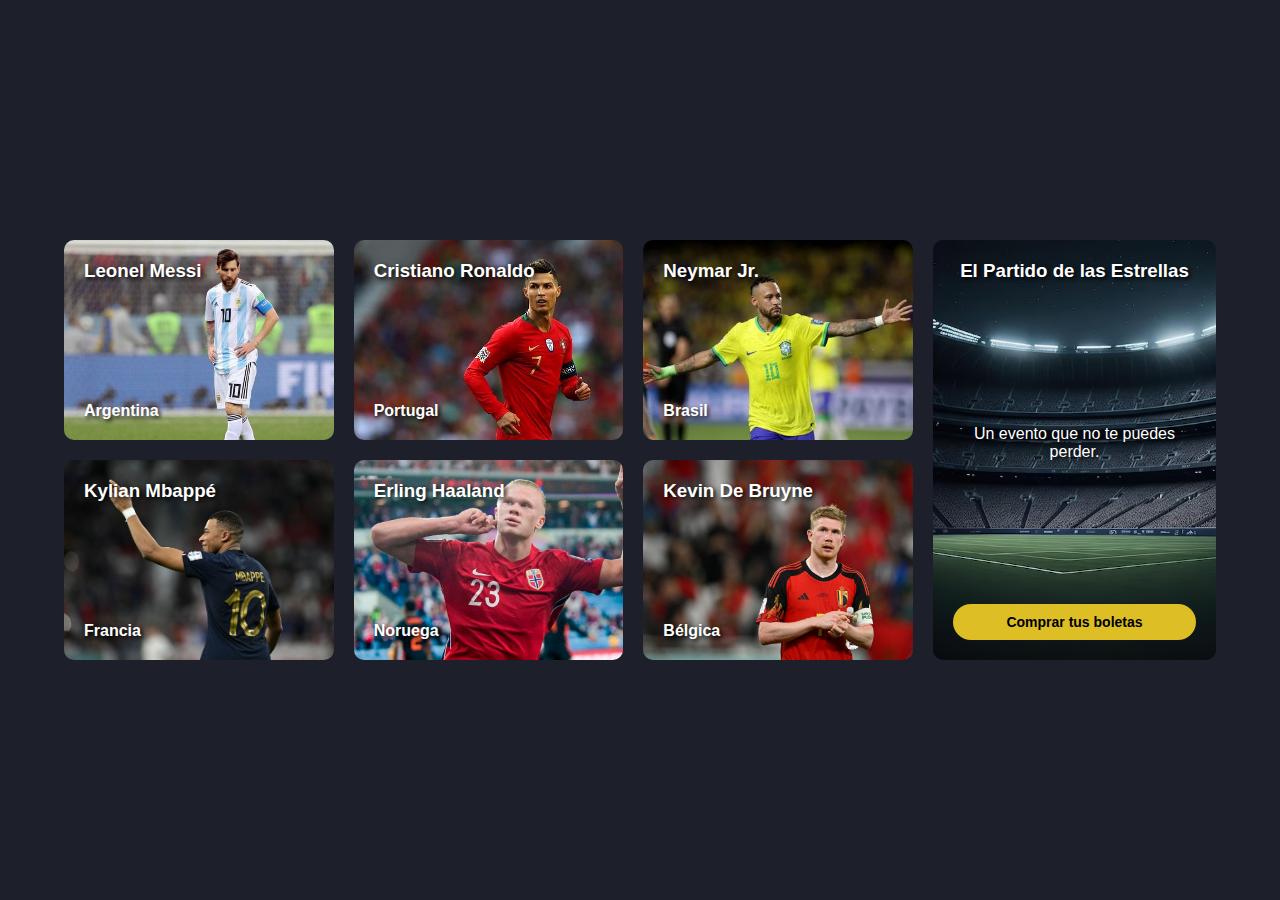
<file: index.html>
<!DOCTYPE html>
<html lang="en">
<head>
	<meta charset="UTF-8">
	<meta http-equiv="X-UA-Compatible" content="IE=edge">
	<meta name="viewport" content="width=device-width, initial-scale=1.0">
	<link rel="stylesheet" href="style.css">
	<link rel="shortcut icon" href="img/favicon.ico" type="image/x-icon">
	<title>El Partido de las Estrellas</title>
</head>
<body>
	<div class="contenedor">
		<div class="contenedor-jugadores">
			<div class="card" style="background-image: url('./img/1.jpg')">
				<div class="textos">
					<h3>Leonel Messi</h3>
					<p>Argentina</p>
				</div>
			</div>
			<div class="card" style="background-image: url('./img/2.jpg')">
				<div class="textos">
					<h3>Cristiano Ronaldo</h3>
					<p>Portugal</p>
				</div>
			</div>
			<div class="card" style="background-image: url('./img/3.jpg')">
				<div class="textos">
					<h3>Neymar Jr.</h3>
					<p>Brasil</p>
				</div>
			</div>

			<div class="card" style="background-image: url('./img/4.jpg')">
				<div class="textos">
					<h3>Kylian Mbappé</h3>
					<p>Francia</p>
				</div>
			</div>
			<div class="card" style="background-image: url('./img/5.jpg')">
				<div class="textos">
					<h3>Erling Haaland</h3>
					<p>Noruega</p>
				</div>
			</div>
			<div class="card" style="background-image: url('./img/6.jpg')">
				<div class="textos">
					<h3>Kevin De Bruyne</h3>
					<p>Bélgica</p>
				</div>
			</div>
		</div>

		<div class="banner" style="background-image: url('./img/banner.jpg')">
			<h3>El Partido de las Estrellas</h3>
			<p>Un evento que no te puedes perder.</p>
			<a class="boton" href="/pago.html">Comprar tus boletas</a>
		</div>
	</div>
</body>
</html>
</file>
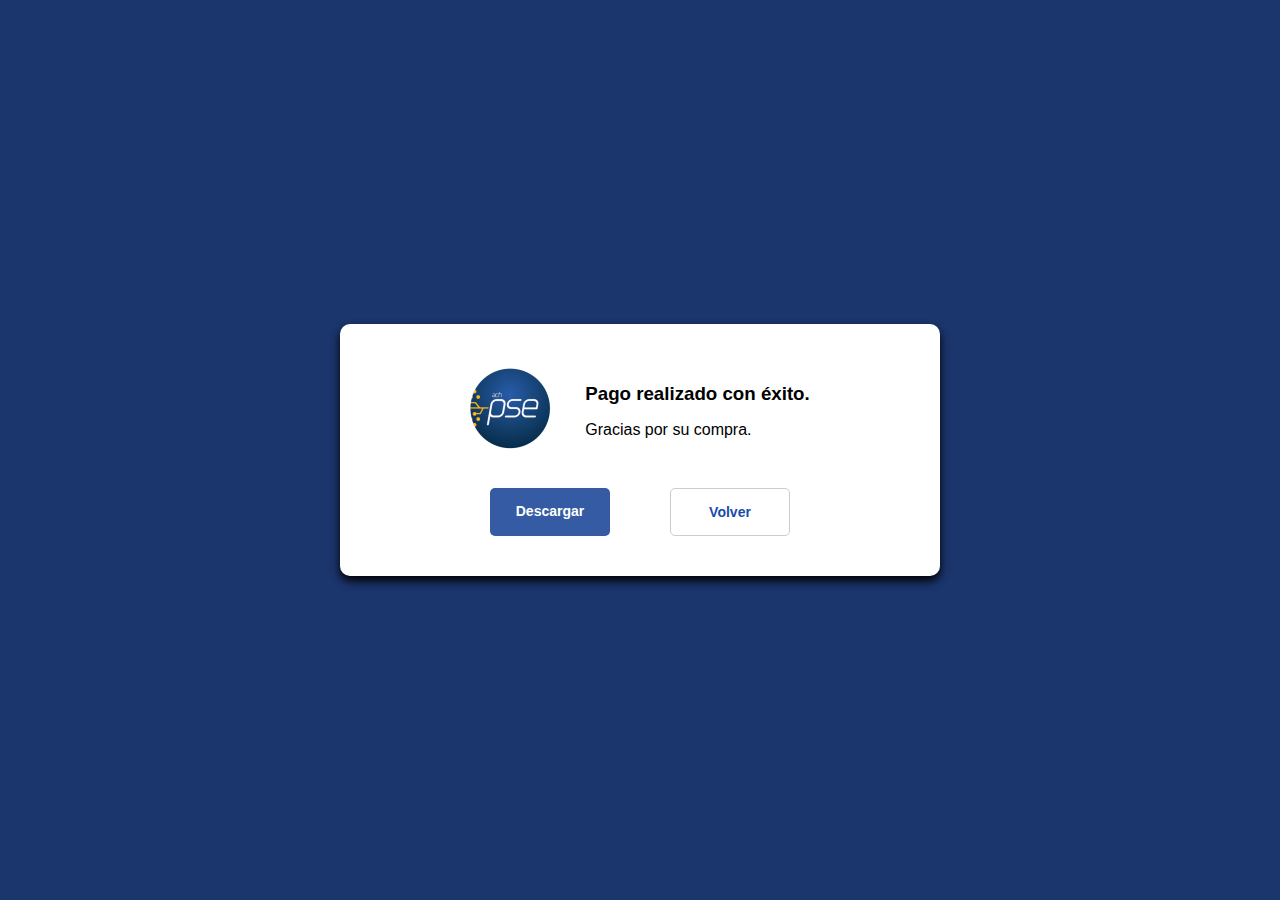
<file: pago.html>
<!DOCTYPE html>
<html lang="en">
<head>
    <meta charset="UTF-8">
    <meta name="viewport" content="width=device-width, initial-scale=1.0">
    <link rel="stylesheet" href="pagostyle.css">
    <title>Document</title>
</head>
<body>
    <div class="container">
        <div class="letrero">
            <div class="mensaje">
                <div class="imagen">
                    <img src="img/logo-pse.png" alt="">
                </div>
                <div class="texto">
                    <h3>Pago realizado con éxito.</h3>
                    <p>Gracias por su compra.</p>
                </div>
            </div>
            <div class="contenedor-botones">
                <a class="button btnDescargar" href="#">Descargar</a>
                <a class="button btnVolver" href="/index.html">Volver</a>
            </div>
        </div>
    </div>
</body>
</html>
</file>
<file: style.css>
* {
	padding: 0;
	margin: 0;
	box-sizing: border-box;
}

body {
	background: #1D202B;
	color: #fff;
	text-shadow: 2px 2px 4px #000000;
	font-family: 'Roboto', sans-serif;
	min-height: 100vh;
	display: flex;
	justify-content: center;
	align-items: center;
}

.contenedor {
	width: 90%;
	max-width: 1200px;
	margin: auto;
	padding: 40px 0;
	display: grid;
	grid-template-columns: 3fr 1fr;
	gap: 20px;
}

.titulo {
	font-size: 24px;
	padding: 20px 0;
}

.contenedor-jugadores {
	display: grid;
	grid-template-columns: repeat(3, 1fr);
	gap: 20px;
}

.card {
	border-radius: 10px;
	min-height: 200px;
	font-weight: bold;
	padding: 20px;
	position: relative;
	overflow: hidden;
	background-size: cover;
	background-position: center center;
}

.card:hover {
	box-shadow: 0px 0px 5px 4px steelblue;
}

.card .textos {
	height: 100%;
	display: flex;
	flex-direction: column;
	justify-content: space-between;
}

.banner {
	border-radius: 10px;
	text-align: center;
	padding: 20px;
	background-size: cover;
	background-position: center center;
	display: flex;
	flex-direction: column;
	justify-content: space-between;
	min-height: 400px;
}

.banner:hover {
	box-shadow: 0px 0px 5px 4px palevioletred;
}

.banner .boton {
	background: #ddbe25;
	display: block;
	width: 100%;
	font-weight: bold;
	font-size: 14px;
	text-align: center;
	padding: 10px;
	border: none;
	border-radius: 100px;
	font-family: 'Roboto', sans-serif;
	cursor: pointer;
	text-decoration: none;
	color: black;
	text-shadow: none;
}

.banner .boton:hover {
	background: #FFD600;
}

@media screen and (max-width: 900px) {
	.contenedor {
		grid-template-columns: 2fr 1fr;
	}
	.contenedor-jugadores {
		grid-template-columns: 1fr 1fr;
	}
}

@media screen and (max-width: 700px) {
	.contenedor {
		grid-template-columns: 1fr;
	}
	.contenedor-jugadores {
		grid-template-columns: 1fr 1fr;
	}
}

@media screen and (max-width: 600px) {
	.contenedor {
		grid-template-columns: 1fr;
	}
	.contenedor-jugadores {
		grid-template-columns: 1fr;
	}
}
</file>
<file: pagostyle.css>
* {
    margin: 0;
    padding: 0;
    box-sizing: border-box;
}

body {
    font-family: sans-serif;
}

.container {
    background-color: rgb(27, 53, 109);
    width: 100%;
    height: 100%;
    position: fixed;
    display: flex;
    justify-content: center;
    align-items: center;
}

.letrero {
    background-color: white;
    width: 600px;
    padding: 10px 0px 40px 0px;
    border-radius: 10px;
    box-shadow: 0px 5px 10px rgb(0, 0, 0);
}

.mensaje {
    display: flex;
    justify-content: center;
    align-items: center;
}

.texto {
    padding-right: 35px;
}

.imagen img {
    width: 150px;
}

.texto * {
    padding: 8px 0;
}

.contenedor-botones {
    display: flex;
    justify-content: center;
    gap: 60px;
}

.contenedor-botones .button {
    border: none;
    border-radius: 5px;
    padding: 15px;
    min-width: 120px;
    font-size: 14px;
    font-weight: bold;
    cursor: pointer;
    text-decoration: none;
    text-align: center;
}

.btnDescargar {
    background-color: rgb(52, 91, 163);
    color: white;
}

.btnDescargar:hover {
    background-color: rgb(25, 76, 170);
}

.contenedor-botones .btnVolver {
    color: rgb(25, 76, 170);
    background-color: white;
    border: solid 1px #ccc;
}

.btnVolver:hover {
    background-color: #e9e9e9;
}

@media (max-width: 720px) {
    .letrero {
        width: 80%;
    }
    .contenedor-botones {
        flex-direction: column;
        padding: 0 8%;
        gap: 20px;
    }
}
</file>
